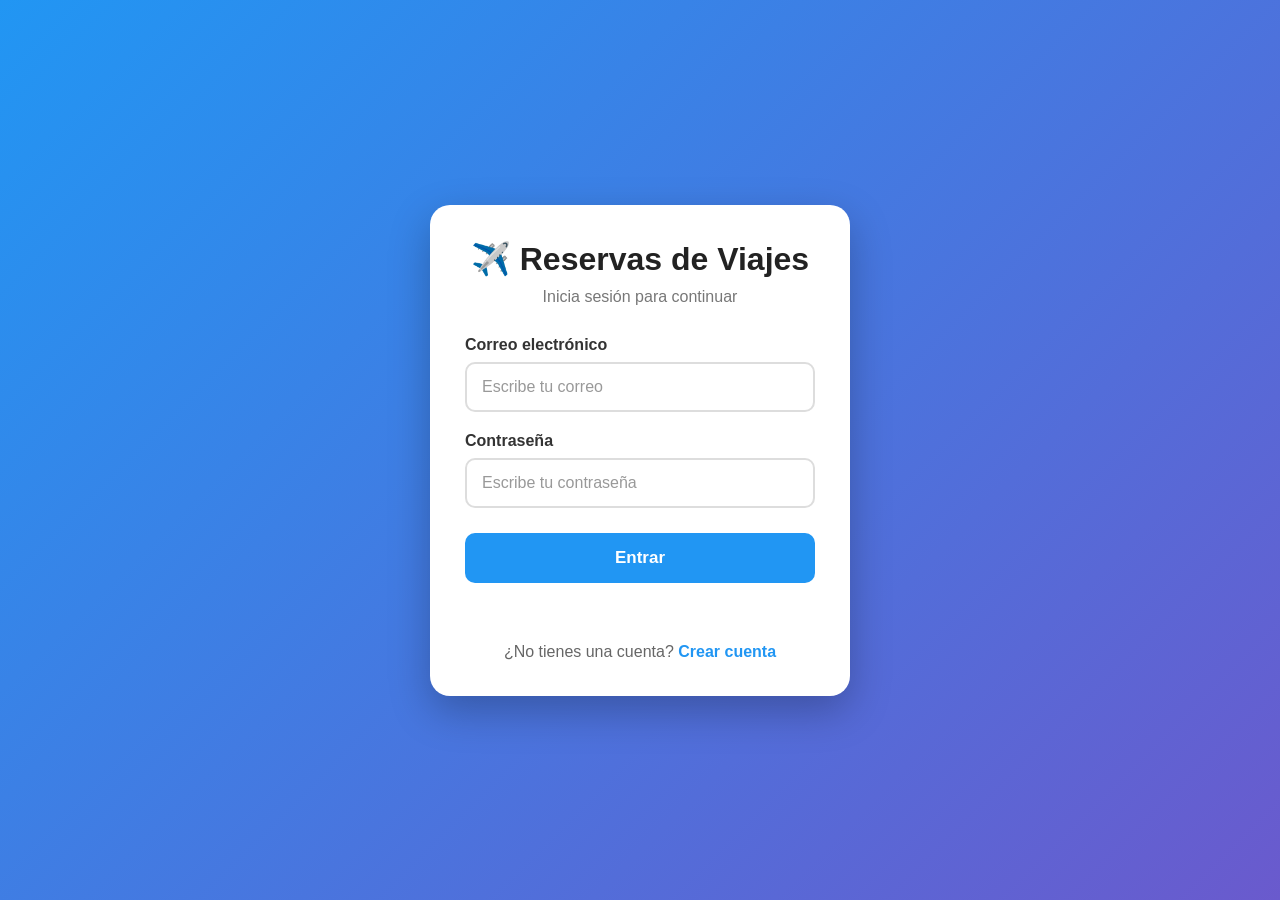
<file: index.html>
<!DOCTYPE html>
<html lang="es">
<head>
    <meta charset="UTF-8">
    <meta name="viewport" content="width=device-width, initial-scale=1.0">

    <title>Reservas de Viajes</title>

    <style>
        * {
            box-sizing: border-box;
            margin: 0;
            padding: 0;
        }

        body {
            min-height: 100vh;
            display: flex;
            justify-content: center;
            align-items: center;
            font-family: Arial, sans-serif;
            background: linear-gradient(135deg, #2196f3, #6a5acd);
        }

        .login-container {
            width: 100%;
            padding: 20px;
        }

        .login-box {
            width: 100%;
            max-width: 420px;
            margin: auto;
            padding: 35px;
            background: white;
            border-radius: 20px;
            box-shadow: 0 15px 40px rgba(0,0,0,0.25);
        }

        h1 {
            text-align: center;
            color: #222;
            margin-bottom: 10px;
        }

        .login-subtitle {
            text-align: center;
            color: #777;
            margin-bottom: 30px;
        }

        .form-group {
            margin-bottom: 20px;
        }

        label {
            display: block;
            margin-bottom: 8px;
            color: #333;
            font-weight: bold;
        }

        input {
            display: block;
            width: 100%;
            height: 50px;
            padding: 0 15px;

            border: 2px solid #ddd;
            border-radius: 10px;

            background: #fff;
            color: #111;

            font-size: 16px;
            outline: none;

            position: relative;
            z-index: 10;
        }

        input:focus {
            border-color: #2196f3;
            box-shadow: 0 0 0 3px rgba(33,150,243,0.15);
        }

        input::placeholder {
            color: #999;
        }

        .btn-primary {
            width: 100%;
            height: 50px;

            border: none;
            border-radius: 10px;

            background: #2196f3;
            color: white;

            font-size: 17px;
            font-weight: bold;

            cursor: pointer;
            margin-top: 5px;
        }

        .btn-primary:hover {
            background: #1976d2;
        }

        .mensaje-login {
            text-align: center;
            color: #e53935;
            margin-top: 15px;
            min-height: 20px;
        }

        .registro-link {
            text-align: center;
            margin-top: 25px;
            color: #666;
        }

        .registro-link a {
            color: #2196f3;
            font-weight: bold;
            text-decoration: none;
        }

        .registro-link a:hover {
            text-decoration: underline;
        }
    </style>
</head>

<body>

    <div class="login-container">

        <div class="login-box">

            <h1>✈️ Reservas de Viajes</h1>

            <p class="login-subtitle">
                Inicia sesión para continuar
            </p>

            <form id="loginForm">

                <div class="form-group">

                    <label for="email">
                        Correo electrónico
                    </label>

                    <input
                        type="email"
                        id="email"
                        name="email"
                        placeholder="Escribe tu correo"
                        autocomplete="email"
                    >

                </div>

                <div class="form-group">

                    <label for="password">
                        Contraseña
                    </label>

                    <input
                        type="password"
                        id="password"
                        name="password"
                        placeholder="Escribe tu contraseña"
                        autocomplete="current-password"
                    >

                </div>

                <button
                    type="submit"
                    class="btn-primary"
                >
                    Entrar
                </button>

            </form>

            <p id="mensajeLogin" class="mensaje-login"></p>

            <div class="registro-link">

                ¿No tienes una cuenta?

                <a href="registro.html">
                    Crear cuenta
                </a>

            </div>

        </div>

    </div>


    <script src="login.js"></script>

</body>
</html>
</file>
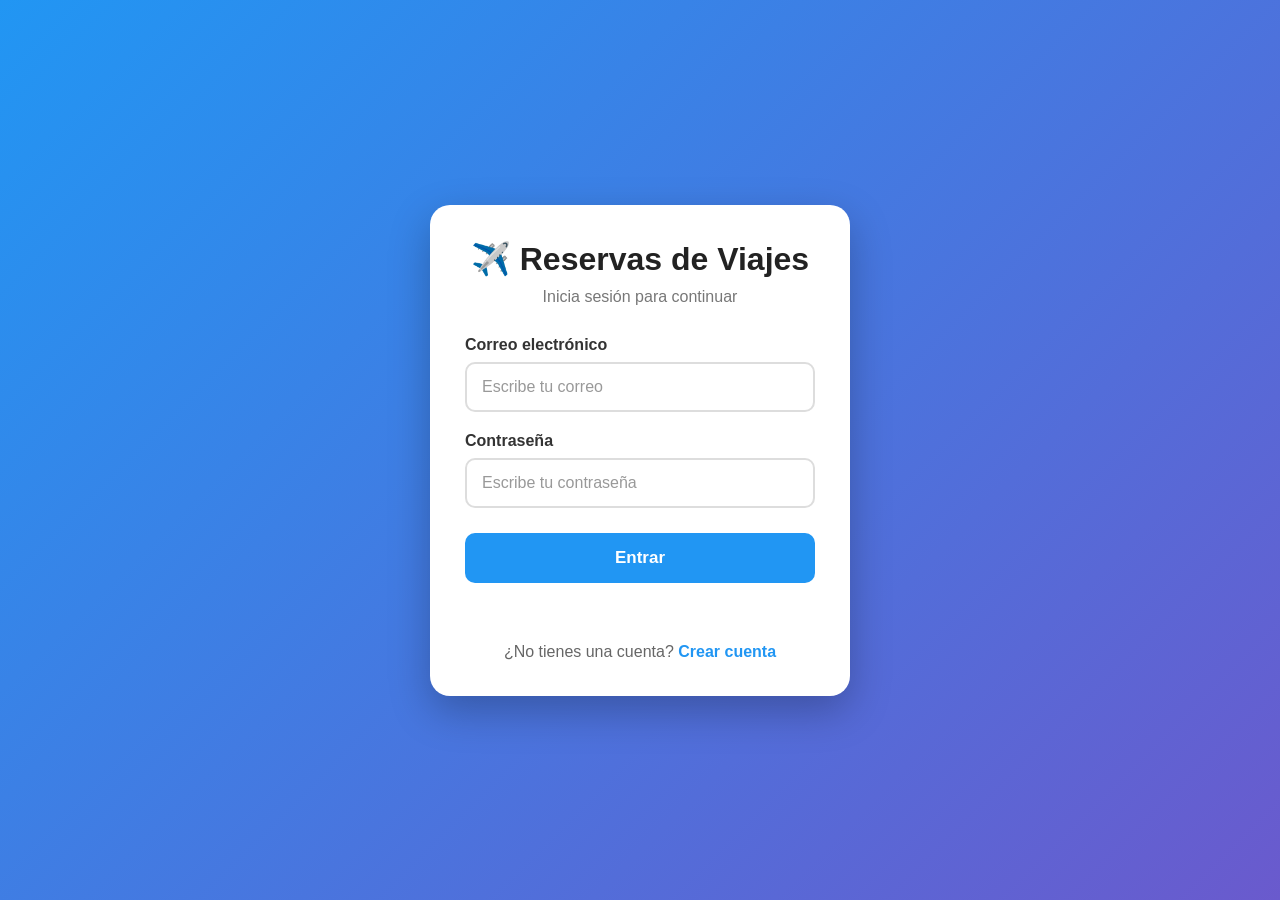
<file: admin.html>
<!DOCTYPE html>
<html lang="es">
<head>
    <meta charset="UTF-8">
    <meta name="viewport" content="width=device-width, initial-scale=1.0">

    <title>Administrador - Reservas</title>

    <link rel="stylesheet" href="styles.css">

    <style>
        * {
            box-sizing: border-box;
            margin: 0;
            padding: 0;
        }

        body {
            font-family: Arial, sans-serif;
            background: #f4f7fb;
            color: #1f2937;
        }

        .admin-header {
            background: linear-gradient(135deg, #0f172a, #1e3a8a);
            color: white;
            padding: 18px 35px;
            display: flex;
            align-items: center;
            justify-content: space-between;
            box-shadow: 0 5px 20px rgba(0,0,0,.15);
            position: sticky;
            top: 0;
            z-index: 1000;
        }

        .admin-logo {
            display: flex;
            align-items: center;
            gap: 12px;
        }

        .admin-logo span {
            font-size: 30px;
        }

        .admin-logo h2 {
            font-size: 21px;
        }

        .admin-logo small {
            display: block;
            color: #cbd5e1;
            margin-top: 3px;
        }

        .admin-nav {
            display: flex;
            gap: 8px;
            align-items: center;
        }

        .admin-nav button {
            border: none;
            background: transparent;
            color: white;
            padding: 11px 14px;
            border-radius: 9px;
            cursor: pointer;
            font-weight: bold;
        }

        .admin-nav button:hover {
            background: rgba(255,255,255,.12);
        }

        .logout {
            background: #ef4444 !important;
        }

        .container {
            width: min(1250px, 94%);
            margin: 30px auto 60px;
        }

        .welcome {
            margin-bottom: 25px;
        }

        .welcome h1 {
            font-size: 30px;
            margin-bottom: 6px;
        }

        .welcome p {
            color: #64748b;
        }

        /* ESTADÍSTICAS SUPERIORES */

        .stats {
            display: grid;
            grid-template-columns: repeat(4, 1fr);
            gap: 18px;
            margin-bottom: 30px;
        }

        .stat-card {
            background: white;
            border-radius: 18px;
            padding: 22px;
            box-shadow: 0 7px 25px rgba(15,23,42,.07);
            border: 1px solid #e8edf5;
            position: relative;
            overflow: hidden;
        }

        .stat-card::after {
            content: "";
            position: absolute;
            width: 80px;
            height: 80px;
            right: -25px;
            top: -25px;
            background: #dbeafe;
            border-radius: 50%;
        }

        .stat-icon {
            font-size: 25px;
            margin-bottom: 12px;
        }

        .stat-card h3 {
            font-size: 30px;
            margin-bottom: 5px;
        }

        .stat-card p {
            color: #64748b;
            font-size: 14px;
        }

        /* VIAJES */

        .section {
            background: white;
            border-radius: 22px;
            padding: 28px;
            margin-bottom: 30px;
            box-shadow: 0 7px 25px rgba(15,23,42,.07);
            border: 1px solid #e8edf5;
        }

        .section-title {
            display: flex;
            justify-content: space-between;
            align-items: center;
            margin-bottom: 22px;
        }

        .section-title h2 {
            font-size: 22px;
        }

        .section-title p {
            color: #64748b;
            font-size: 14px;
            margin-top: 5px;
        }

        .calendar-controls {
            display: flex;
            justify-content: space-between;
            align-items: center;
            margin-bottom: 20px;
        }

        .calendar-controls button {
            width: 42px;
            height: 42px;
            border: none;
            background: #eff6ff;
            color: #1d4ed8;
            border-radius: 10px;
            cursor: pointer;
            font-size: 20px;
            font-weight: bold;
        }

        .calendar-controls button:hover {
            background: #dbeafe;
        }

        #adminCurrentMonth {
            font-size: 21px;
            font-weight: bold;
        }

        .calendar-weekdays,
        .calendar {
            display: grid;
            grid-template-columns: repeat(7, 1fr);
            gap: 9px;
        }

        .calendar-weekdays div {
            text-align: center;
            color: #64748b;
            font-size: 12px;
            font-weight: bold;
            padding: 8px 0;
        }

        .calendar-day {
            min-height: 68px;
            border: 2px solid #e5e7eb;
            background: #f8fafc;
            border-radius: 12px;
            cursor: pointer;
            font-size: 16px;
            font-weight: bold;
            transition: .2s;
            position: relative;
        }

        .calendar-day:hover {
            transform: translateY(-2px);
            border-color: #2563eb;
        }

        .calendar-day.open {
            background: #ecfdf5;
            border-color: #22c55e;
            color: #15803d;
        }

        .calendar-day.closed {
            color: #94a3b8;
        }

        .calendar-day.selected {
            border: 3px solid #2563eb;
            box-shadow: 0 0 0 3px #dbeafe;
        }

        .calendar-day.open::after {
            content: "Disponible";
            display: block;
            font-size: 9px;
            margin-top: 6px;
            color: #16a34a;
        }

        .travel-editor {
            margin-top: 25px;
            padding: 22px;
            border-radius: 17px;
            background: linear-gradient(135deg, #f8fafc, #eff6ff);
            border: 1px solid #dbeafe;
        }

        .selected-date {
            font-size: 14px;
            color: #64748b;
            margin-bottom: 18px;
        }

        .travel-editor-grid {
            display: grid;
            grid-template-columns: 1fr 1fr auto;
            gap: 15px;
            align-items: end;
        }

        .field label {
            display: block;
            font-size: 13px;
            font-weight: bold;
            margin-bottom: 7px;
            color: #475569;
        }

        .field input {
            width: 100%;
            padding: 13px;
            border: 1px solid #cbd5e1;
            border-radius: 10px;
            outline: none;
            font-size: 15px;
            background: white;

            /* ÚNICO CAMBIO */
            color: #000000;
        }

        .field input:focus {
            border-color: #2563eb;
            box-shadow: 0 0 0 3px #dbeafe;
        }

        .buttons {
            display: flex;
            gap: 9px;
        }

        .btn {
            border: none;
            padding: 13px 18px;
            border-radius: 10px;
            cursor: pointer;
            font-weight: bold;
        }

        .btn-primary {
            background: #2563eb;
            color: white;
        }

        .btn-primary:hover {
            background: #1d4ed8;
        }

        .btn-success {
            background: #16a34a;
            color: white;
        }

        .btn-danger {
            background: #ef4444;
            color: white;
        }

        .btn-warning {
            background: #f59e0b;
            color: white;
        }

        /* ESTADÍSTICAS DE VIAJES */

        .travel-statistics {
            margin-top: 30px;
        }

        .travel-statistics h2 {
            margin-bottom: 6px;
        }

        .travel-statistics > p {
            color: #64748b;
            margin-bottom: 20px;
        }

        .travel-stats-grid {
            display: grid;
            grid-template-columns: repeat(4, 1fr);
            gap: 16px;
        }

        .travel-stat {
            padding: 22px;
            border-radius: 16px;
            background: linear-gradient(135deg, #f8fafc, #eef2ff);
            border: 1px solid #e2e8f0;
        }

        .travel-stat .icon {
            font-size: 25px;
            margin-bottom: 10px;
        }

        .travel-stat strong {
            display: block;
            font-size: 27px;
            margin-bottom: 5px;
        }

        .travel-stat span {
            color: #64748b;
            font-size: 13px;
        }

        /* TABLAS */

        .table-container {
            overflow-x: auto;
        }

        table {
            width: 100%;
            border-collapse: collapse;
        }

        th {
            background: #f8fafc;
            text-align: left;
            padding: 14px;
            color: #64748b;
            font-size: 13px;
        }

        td {
            padding: 15px 14px;
            border-top: 1px solid #edf2f7;
            font-size: 14px;
        }

        tr:hover td {
            background: #fafcff;
        }

        .status {
            display: inline-block;
            padding: 6px 10px;
            border-radius: 20px;
            font-size: 12px;
            font-weight: bold;
        }

        .status.paid {
            background: #dcfce7;
            color: #15803d;
        }

        .status.pending {
            background: #fef3c7;
            color: #b45309;
        }

        .status.cancelled {
            background: #fee2e2;
            color: #b91c1c;
        }

        .filters {
            display: flex;
            gap: 10px;
            margin-bottom: 18px;
        }

        .filters input,
        .filters select {
            padding: 12px;
            border: 1px solid #cbd5e1;
            border-radius: 9px;
            outline: none;
        }

        @media (max-width: 900px) {
            .stats,
            .travel-stats-grid {
                grid-template-columns: repeat(2, 1fr);
            }

            .travel-editor-grid {
                grid-template-columns: 1fr;
            }

            .admin-nav {
                display: none;
            }
        }

        @media (max-width: 600px) {
            .stats,
            .travel-stats-grid {
                grid-template-columns: 1fr;
            }

            .container {
                width: 94%;
            }

            .section {
                padding: 18px;
            }

            .calendar {
                gap: 5px;
            }

            .calendar-day {
                min-height: 50px;
            }

            .calendar-day.open::after {
                display: none;
            }
        }
    </style>
</head>

<body>

<header class="admin-header">

    <div class="admin-logo">
        <span>✈️</span>

        <div>
            <h2>Panel Administrador</h2>
            <small>Gestión de reservas y viajes</small>
        </div>
    </div>

    <nav class="admin-nav">
        <button onclick="location.href='#viajes'">📅 Viajes</button>
        <button onclick="location.href='#reservas'">🎫 Reservas</button>
        <button onclick="location.href='#usuarios'">👥 Usuarios</button>
        <button class="logout" id="adminLogoutBtn">Cerrar sesión</button>
    </nav>

</header>


<main class="container">

    <div class="welcome">
        <h1>Panel de control</h1>
        <p>Administra destinos, precios, fechas y reservas.</p>
    </div>


    <!-- ESTADÍSTICAS GENERALES -->

    <section class="stats">

        <div class="stat-card">
            <div class="stat-icon">👥</div>
            <h3 id="totalUsers">0</h3>
            <p>Usuarios registrados</p>
        </div>

        <div class="stat-card">
            <div class="stat-icon">🎫</div>
            <h3 id="totalReservations">0</h3>
            <p>Reservas realizadas</p>
        </div>

        <div class="stat-card">
            <div class="stat-icon">💳</div>
            <h3 id="paidReservations">0</h3>
            <p>Reservas pagadas</p>
        </div>

        <div class="stat-card">
            <div class="stat-icon">📅</div>
            <h3 id="availableDates">0</h3>
            <p>Viajes disponibles</p>
        </div>

    </section>


    <!-- GESTIÓN DE VIAJES -->

    <section class="section" id="viajes">

        <div class="section-title">

            <div>
                <h2>📍 Gestión de viajes</h2>
                <p>
                    Selecciona una fecha para configurar el destino y precio.
                </p>
            </div>

        </div>


        <div class="calendar-controls">

            <button id="adminPreviousMonth">‹</button>

            <span id="adminCurrentMonth">
                Mes
            </span>

            <button id="adminNextMonth">›</button>

        </div>


        <div class="calendar-weekdays">

            <div>LUN</div>
            <div>MAR</div>
            <div>MIÉ</div>
            <div>JUE</div>
            <div>VIE</div>
            <div>SÁB</div>
            <div>DOM</div>

        </div>


        <div id="adminCalendar" class="calendar"></div>


        <!-- EDITOR -->

        <div class="travel-editor">

            <div class="selected-date">
                Fecha seleccionada:
                <strong id="selectedDateText">
                    Ninguna
                </strong>
            </div>


            <div class="travel-editor-grid">

                <div class="field">

                    <label for="adminDestination">
                        📍 Destino
                    </label>

                    <input
                        type="text"
                        id="adminDestination"
                        placeholder="Ej: Cartagena"
                    >

                </div>


                <div class="field">

                    <label for="adminPrice">
                        💰 Precio por persona
                    </label>

                    <input
                        type="number"
                        id="adminPrice"
                        min="0"
                        step="1000"
                        placeholder="Ej: 250000"
                    >

                </div>


                <div class="buttons">

                    <button
                        class="btn btn-primary"
                        id="openDateBtn"
                    >
                        💾 Guardar viaje
                    </button>

                    <button
                        class="btn btn-danger"
                        id="closeDateBtn"
                    >
                        🔒 Cerrar
                    </button>

                </div>

            </div>

        </div>


        <!-- ESTADÍSTICAS DE VIAJES -->

        <div class="travel-statistics">

            <h2>📊 Estadísticas de viajes</h2>

            <p>
                Resumen de los viajes configurados por el administrador.
            </p>


            <div class="travel-stats-grid">

                <div class="travel-stat">
                    <div class="icon">✈️</div>
                    <strong id="statTravelCount">0</strong>
                    <span>Viajes disponibles</span>
                </div>

                <div class="travel-stat">
                    <div class="icon">👤</div>
                    <strong id="statPeopleCount">0</strong>
                    <span>Personas reservadas</span>
                </div>

                <div class="travel-stat">
                    <div class="icon">🎫</div>
                    <strong id="statReservationCount">0</strong>
                    <span>Reservas de viajes</span>
                </div>

                <div class="travel-stat">
                    <div class="icon">💰</div>
                    <strong id="statIncome">$0</strong>
                    <span>Ingresos registrados</span>
                </div>

            </div>

        </div>

    </section>


    <!-- RESERVAS -->

    <section class="section" id="reservas">

        <div class="section-title">

            <div>
                <h2>🎫 Reservas</h2>
                <p>Consulta y administra las reservas de los usuarios.</p>
            </div>

        </div>


        <div class="filters">

            <input
                type="text"
                id="searchReservations"
                placeholder="Buscar usuario o correo..."
            >

            <select id="reservationStatusFilter">

                <option value="all">
                    Todas
                </option>

                <option value="paid">
                    Pagadas
                </option>

                <option value="pending">
                    Pendientes
                </option>

                <option value="cancelled">
                    Canceladas
                </option>

            </select>

        </div>


        <div class="table-container">

            <table>

                <thead>

                    <tr>
                        <th>Usuario</th>
                        <th>Destino</th>
                        <th>Fecha</th>
                        <th>Personas</th>
                        <th>Pago</th>
                        <th>Acciones</th>
                    </tr>

                </thead>

                <tbody id="reservationsTable"></tbody>

            </table>

        </div>

    </section>


    <!-- USUARIOS -->

    <section class="section" id="usuarios">

        <div class="section-title">

            <div>
                <h2>👥 Usuarios registrados</h2>
                <p>Personas que tienen una cuenta en la plataforma.</p>
            </div>

        </div>


        <div class="table-container">

            <table>

                <thead>

                    <tr>
                        <th>Nombre</th>
                        <th>Correo</th>
                        <th>Teléfono</th>
                        <th>Reservas</th>
                    </tr>

                </thead>

                <tbody id="usersTable"></tbody>

            </table>

        </div>

    </section>

</main>


<script src="admin.js"></script>

</body>
</html>
</file>
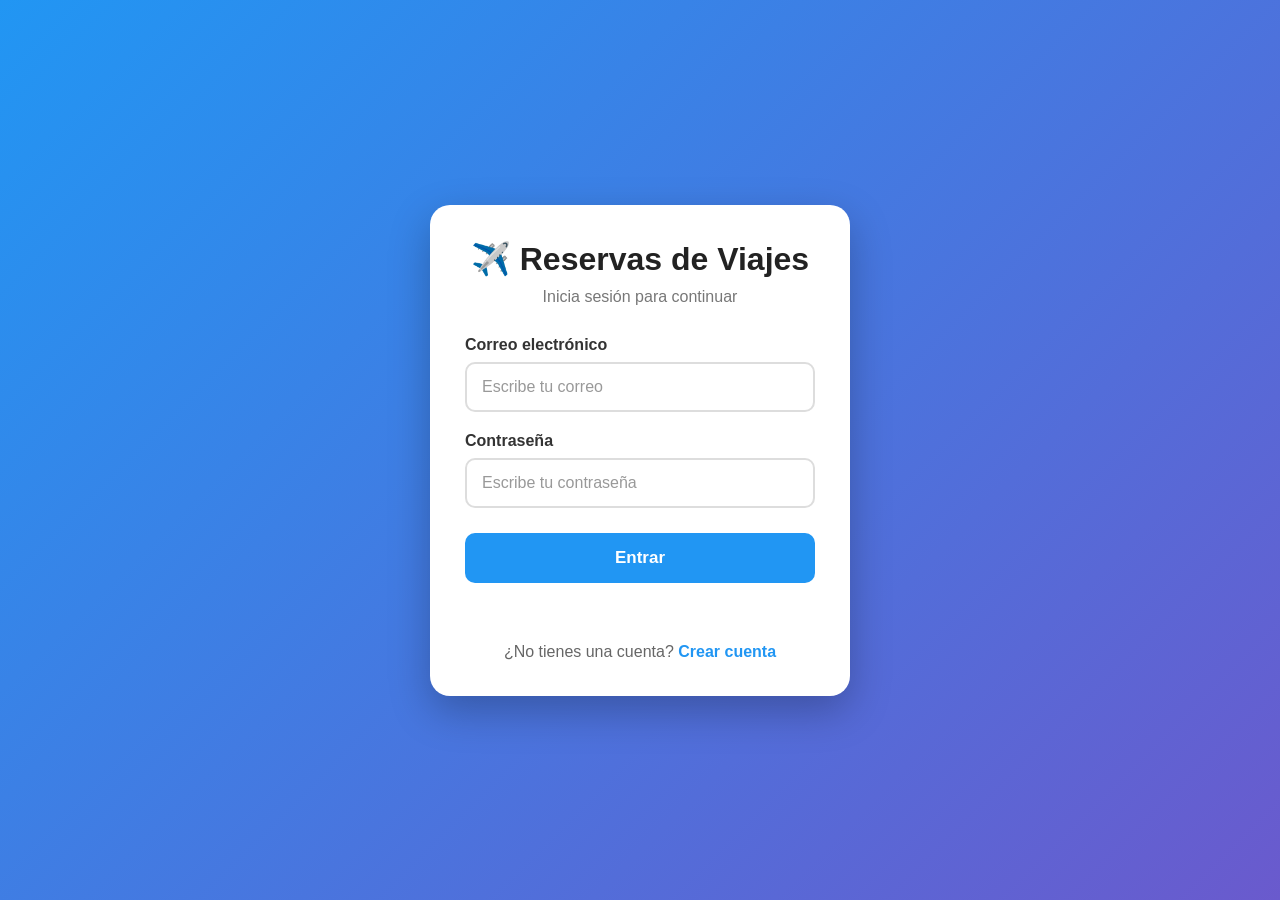
<file: perfil.html>
<!DOCTYPE html>
<html lang="es">
<head>
    <meta charset="UTF-8">
    <meta name="viewport" content="width=device-width, initial-scale=1.0">

    <title>Mi Perfil - Reservas</title>

    <style>
        * {
            box-sizing: border-box;
            margin: 0;
            padding: 0;
        }

        body {
            font-family: Arial, sans-serif;
            background: #f4f7fb;
            color: #222;
        }

        /* HEADER */

        .header {
            height: 70px;
            background: white;

            display: flex;
            align-items: center;
            justify-content: space-between;

            padding: 0 25px;

            box-shadow: 0 2px 10px rgba(0,0,0,.08);

            position: relative;
            z-index: 1000;
        }

        .logo {
            color: #2196f3;
            font-size: 22px;
            font-weight: bold;
        }

        .menu-btn {
            width: 45px;
            height: 45px;

            border: none;
            border-radius: 10px;

            background: #2196f3;
            color: white;

            font-size: 25px;

            cursor: pointer;
        }

        .menu-btn:hover {
            background: #1976d2;
        }


        /* MENU */

        .menu {
            position: absolute;

            top: 70px;
            right: 20px;

            width: 230px;

            background: white;

            border-radius: 12px;

            box-shadow: 0 10px 30px rgba(0,0,0,.18);

            padding: 10px;

            display: none;
        }

        .menu.active {
            display: block;
        }

        .menu a,
        .menu button {
            display: block;

            width: 100%;

            padding: 14px;

            border: none;
            background: transparent;

            text-align: left;

            text-decoration: none;

            color: #333;

            font-size: 15px;

            border-radius: 8px;

            cursor: pointer;
        }

        .menu a:hover,
        .menu button:hover {
            background: #f0f5ff;
            color: #2196f3;
        }

        .menu .cerrar {
            color: #e53935;
        }


        /* CONTENIDO */

        .contenido {
            max-width: 900px;

            margin: 40px auto;

            padding: 20px;
        }

        .titulo {
            text-align: center;

            margin-bottom: 30px;
        }

        .titulo h1 {
            margin-bottom: 10px;
        }

        .titulo p {
            color: #777;
        }


        /* TARJETA PERFIL */

        .perfil-card {
            background: white;

            border-radius: 20px;

            padding: 35px;

            box-shadow: 0 5px 25px rgba(0,0,0,.08);
        }

        .avatar {
            width: 100px;
            height: 100px;

            margin: 0 auto 20px;

            border-radius: 50%;

            background: #2196f3;

            color: white;

            display: flex;
            justify-content: center;
            align-items: center;

            font-size: 45px;
        }

        .nombre {
            text-align: center;

            font-size: 25px;
            font-weight: bold;

            margin-bottom: 30px;
        }


        /* DATOS */

        .dato {
            padding: 18px 0;

            border-bottom: 1px solid #eee;
        }

        .dato:last-child {
            border-bottom: none;
        }

        .dato-titulo {
            color: #777;

            font-size: 14px;

            margin-bottom: 6px;
        }

        .dato-valor {
            font-size: 17px;

            font-weight: bold;
        }


        /* BOTÓN */

        .volver {
            display: block;

            width: 100%;

            margin-top: 25px;

            padding: 15px;

            text-align: center;

            border-radius: 10px;

            background: #2196f3;

            color: white;

            text-decoration: none;

            font-weight: bold;
        }

        .volver:hover {
            background: #1976d2;
        }


        @media (max-width: 600px) {

            .contenido {
                margin: 20px auto;
                padding: 15px;
            }

            .perfil-card {
                padding: 25px;
            }

        }
    </style>
</head>

<body>

    <!-- HEADER -->

    <header class="header">

        <div class="logo">
            ✈️ Reservas
        </div>

        <button
            class="menu-btn"
            id="menuBtn"
            type="button"
        >
            ☰
        </button>

        <!-- MENU -->

        <nav
            class="menu"
            id="menu"
        >

            <a href="usuario.html">
                🏠 Inicio
            </a>

            <a href="usuario.html#reservar">
                📅 Reservar viaje
            </a>

            <a href="usuario.html#reservas">
                🎫 Mis reservas
            </a>

            <a href="perfil.html">
                👤 Mi perfil
            </a>

            <button
                class="cerrar"
                id="cerrarSesion"
                type="button"
            >
                🚪 Cerrar sesión
            </button>

        </nav>

    </header>


    <!-- CONTENIDO -->

    <main class="contenido">

        <div class="titulo">

            <h1>
                👤 Mi perfil
            </h1>

            <p>
                Información de tu cuenta
            </p>

        </div>


        <section class="perfil-card">

            <div class="avatar">
                👤
            </div>

            <div
                class="nombre"
                id="nombreUsuario"
            >
                Usuario
            </div>


            <div class="dato">

                <div class="dato-titulo">
                    Nombre completo
                </div>

                <div
                    class="dato-valor"
                    id="perfilNombre"
                >
                    -
                </div>

            </div>


            <div class="dato">

                <div class="dato-titulo">
                    Correo electrónico
                </div>

                <div
                    class="dato-valor"
                    id="perfilEmail"
                >
                    -
                </div>

            </div>


            <div class="dato">

                <div class="dato-titulo">
                    Número de teléfono
                </div>

                <div
                    class="dato-valor"
                    id="perfilTelefono"
                >
                    -
                </div>

            </div>


            <div class="dato">

                <div class="dato-titulo">
                    Tipo de cuenta
                </div>

                <div
                    class="dato-valor"
                    id="perfilTipo"
                >
                    Usuario
                </div>

            </div>


            <a
                href="usuario.html"
                class="volver"
            >
                ← Volver a mi página
            </a>

        </section>

    </main>


    <script>

        // ==========================
        // COMPROBAR SESIÓN
        // ==========================

        const usuario =
            JSON.parse(
                localStorage.getItem("currentUser")
            );


        if (!usuario) {

            window.location.href =
                "index.html";

        }


        // ==========================
        // MOSTRAR INFORMACIÓN
        // ==========================

        if (usuario) {

            document.getElementById(
                "nombreUsuario"
            ).textContent =
                usuario.nombre;

            document.getElementById(
                "perfilNombre"
            ).textContent =
                usuario.nombre;

            document.getElementById(
                "perfilEmail"
            ).textContent =
                usuario.email;

            document.getElementById(
                "perfilTelefono"
            ).textContent =
                usuario.telefono;

            document.getElementById(
                "perfilTipo"
            ).textContent =
                usuario.role === "admin"
                    ? "Administrador"
                    : "Usuario";

        }


        // ==========================
        // MENÚ
        // ==========================

        const menuBtn =
            document.getElementById("menuBtn");

        const menu =
            document.getElementById("menu");


        menuBtn.addEventListener(
            "click",
            function () {

                menu.classList.toggle("active");

            }
        );


        // Cerrar al tocar fuera

        document.addEventListener(
            "click",
            function(event) {

                if (
                    !menu.contains(event.target) &&
                    !menuBtn.contains(event.target)
                ) {

                    menu.classList.remove("active");

                }

            }
        );


        // ==========================
        // CERRAR SESIÓN
        // ==========================

        document
            .getElementById("cerrarSesion")
            .addEventListener(
                "click",
                function () {

                    localStorage.removeItem(
                        "currentUser"
                    );

                    window.location.href =
                        "index.html";

                }
            );

    </script>

</body>
</html>
</file>
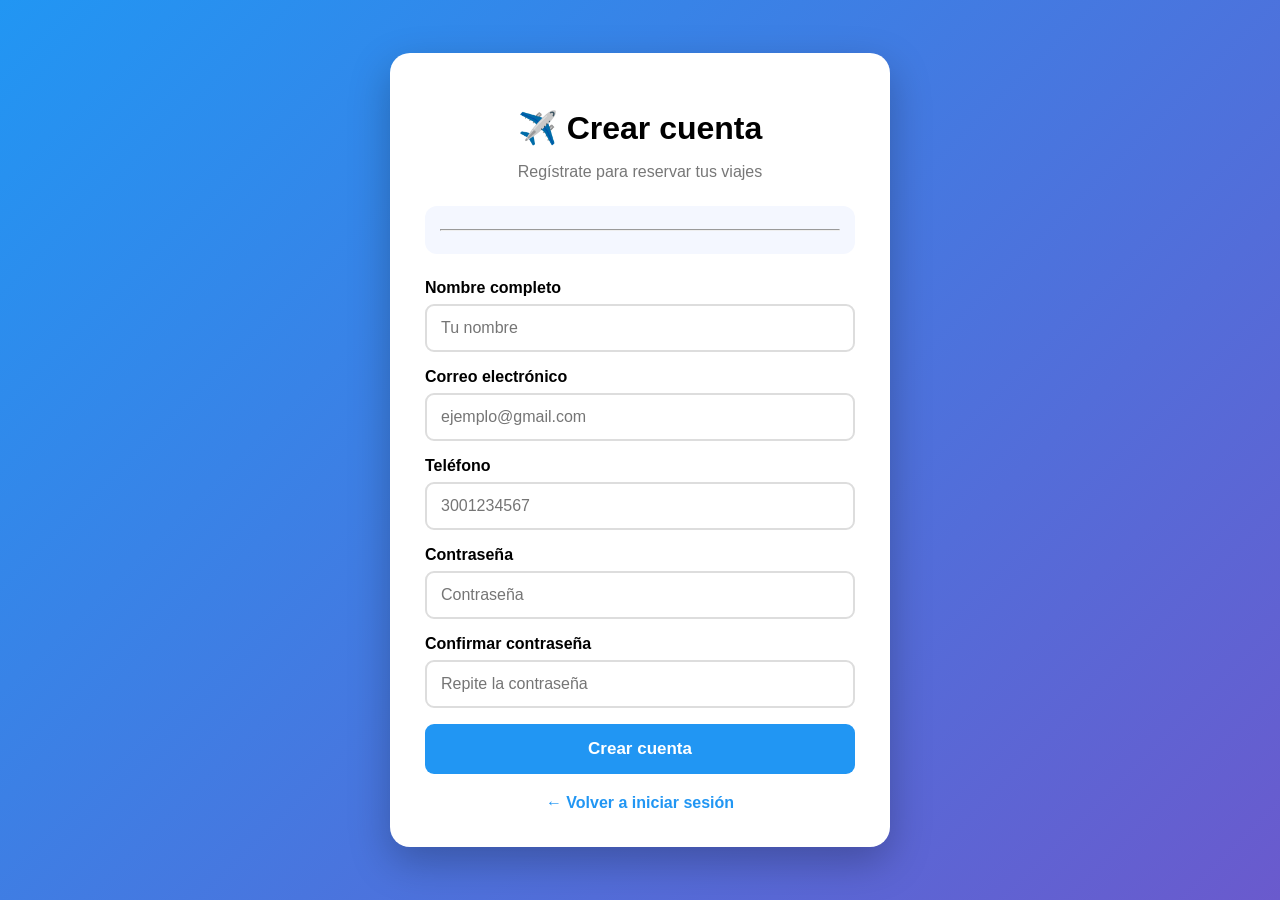
<file: registro.html>
<!DOCTYPE html>
<html lang="es">
<head>
    <meta charset="UTF-8">
    <meta name="viewport" content="width=device-width, initial-scale=1.0">
    <title>Crear cuenta</title>

    <style>
        * {
            box-sizing: border-box;
        }

        body {
            margin: 0;
            min-height: 100vh;
            font-family: Arial, sans-serif;
            background: linear-gradient(135deg, #2196f3, #6a5acd);
            display: flex;
            justify-content: center;
            align-items: center;
            padding: 20px;
        }

        .box {
            width: 100%;
            max-width: 500px;
            background: white;
            padding: 35px;
            border-radius: 20px;
            box-shadow: 0 15px 40px rgba(0,0,0,.25);
        }

        h1 {
            text-align: center;
            margin-bottom: 10px;
        }

        .subtitulo {
            text-align: center;
            color: #777;
            margin-bottom: 25px;
        }

        .campo {
            margin-bottom: 16px;
        }

        label {
            display: block;
            margin-bottom: 7px;
            font-weight: bold;
        }

        input {
            width: 100%;
            height: 48px;
            padding: 0 14px;
            border: 2px solid #ddd;
            border-radius: 9px;
            font-size: 16px;
            color: #111;
            background: white;
            outline: none;
        }

        input:focus {
            border-color: #2196f3;
        }

        button {
            width: 100%;
            height: 50px;
            border: 0;
            border-radius: 9px;
            background: #2196f3;
            color: white;
            font-size: 17px;
            font-weight: bold;
            cursor: pointer;
        }

        button:hover {
            background: #1976d2;
        }

        #mensaje {
            text-align: center;
            margin-top: 15px;
            font-weight: bold;
        }

        .volver {
            text-align: center;
            margin-top: 20px;
        }

        .volver a {
            color: #2196f3;
            text-decoration: none;
            font-weight: bold;
        }

        .cuentas {
            background: #f4f7ff;
            padding: 15px;
            border-radius: 12px;
            margin-bottom: 25px;
        }

        .cuentas p {
            margin: 7px 0;
        }
    </style>
</head>

<body>

<div class="box">

    <h1>✈️ Crear cuenta</h1>

    <p class="subtitulo">
        Regístrate para reservar tus viajes
    </p>

    <div class="cuentas">

  

        <hr>

    

    </div>

    <form id="registroForm">

        <div class="campo">
            <label for="nombre">Nombre completo</label>
            <input
                type="text"
                id="nombre"
                placeholder="Tu nombre"
                required
            >
        </div>

        <div class="campo">
            <label for="email">Correo electrónico</label>
            <input
                type="email"
                id="email"
                placeholder="ejemplo@gmail.com"
                required
            >
        </div>

        <div class="campo">
            <label for="telefono">Teléfono</label>
            <input
                type="tel"
                id="telefono"
                placeholder="3001234567"
                required
            >
        </div>

        <div class="campo">
            <label for="password">Contraseña</label>
            <input
                type="password"
                id="password"
                placeholder="Contraseña"
                required
            >
        </div>

        <div class="campo">
            <label for="confirmarPassword">
                Confirmar contraseña
            </label>

            <input
                type="password"
                id="confirmarPassword"
                placeholder="Repite la contraseña"
                required
            >
        </div>

        <button type="submit">
            Crear cuenta
        </button>

    </form>

    <p id="mensaje"></p>

    <div class="volver">
        <a href="index.html">
            ← Volver a iniciar sesión
        </a>
    </div>

</div>

<script src="login.js"></script>

</body>
</html>
</file>
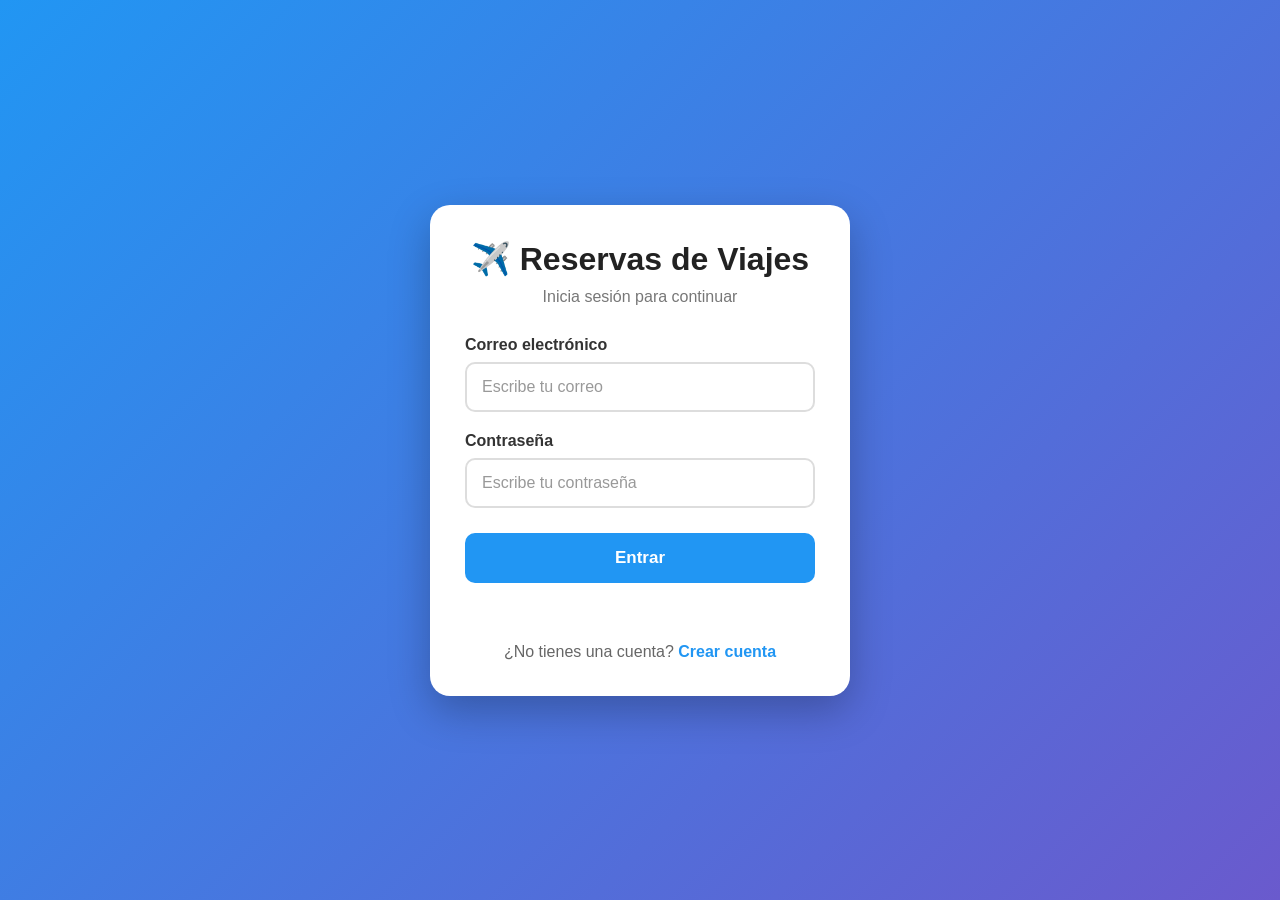
<file: usuario.html>
<!DOCTYPE html>
<html lang="es">

<head>

    <meta charset="UTF-8">

    <meta
        name="viewport"
        content="width=device-width, initial-scale=1.0"
    >

    <title>Reservar viaje</title>

    <style>

        * {
            box-sizing: border-box;
            margin: 0;
            padding: 0;
        }


        body {

            font-family: Arial, sans-serif;

            background: #f4f7fb;

            color: #222;

        }


        /* ================================
           HEADER
           ================================ */

        .header {

            height: 70px;

            background: white;

            display: flex;

            align-items: center;

            justify-content: space-between;

            padding: 0 25px;

            box-shadow:
                0 2px 10px rgba(0,0,0,.08);

            position: sticky;

            top: 0;

            z-index: 1000;

        }


        .logo {

            color: #2196f3;

            font-size: 22px;

            font-weight: bold;

        }


        .menu-btn {

            width: 45px;

            height: 45px;

            border: none;

            border-radius: 10px;

            background: #2196f3;

            color: white;

            font-size: 25px;

            cursor: pointer;

        }


        .menu-btn:hover {

            background: #1976d2;

        }


        .menu {

            position: absolute;

            top: 70px;

            right: 20px;

            width: 230px;

            background: white;

            border-radius: 12px;

            box-shadow:
                0 10px 30px rgba(0,0,0,.18);

            padding: 10px;

            display: none;

        }


        .menu.active {

            display: block;

        }


        .menu a,
        .menu button {

            display: block;

            width: 100%;

            padding: 14px;

            border: none;

            background: transparent;

            text-align: left;

            text-decoration: none;

            color: #333;

            font-size: 15px;

            border-radius: 8px;

            cursor: pointer;

        }


        .menu a:hover,
        .menu button:hover {

            background: #f0f5ff;

            color: #2196f3;

        }


        .menu .cerrar {

            color: #e53935;

        }


        /* ================================
           CONTENEDOR
           ================================ */

        .contenido {

            max-width: 1100px;

            margin: 35px auto;

            padding: 20px;

        }


        .bienvenida {

            text-align: center;

            margin-bottom: 30px;

        }


        .bienvenida h1 {

            margin-bottom: 10px;

        }


        .bienvenida p {

            color: #777;

        }


        /* ================================
           TARJETAS
           ================================ */

        .card {

            background: white;

            border-radius: 18px;

            padding: 25px;

            margin-bottom: 30px;

            box-shadow:
                0 5px 25px rgba(0,0,0,.08);

        }


        .card h2 {

            margin-bottom: 20px;

        }


        /* ================================
           CALENDARIO
           ================================ */

        .calendar-header {

            display: flex;

            justify-content: space-between;

            align-items: center;

            margin-bottom: 20px;

        }


        .calendar-header button {

            border: none;

            background: #2196f3;

            color: white;

            width: 40px;

            height: 40px;

            border-radius: 8px;

            cursor: pointer;

            font-size: 20px;

        }


        .calendar-header button:hover {

            background: #1976d2;

        }


        .calendar-header h3 {

            font-size: 21px;

        }


        .weekdays {

            display: grid;

            grid-template-columns:
                repeat(7, 1fr);

            gap: 8px;

            margin-bottom: 8px;

            text-align: center;

            font-weight: bold;

            color: #777;

        }


        .calendar {

            display: grid;

            grid-template-columns:
                repeat(7, 1fr);

            gap: 8px;

        }


        .calendar-day {

            min-height: 55px;

            border: none;

            border-radius: 10px;

            cursor: pointer;

            font-size: 15px;

            transition: .2s;

        }


        .calendar-day.available {

            background: #dff5e4;

            color: #16803c;

            font-weight: bold;

        }


        .calendar-day.available:hover {

            transform: translateY(-2px);

            background: #c9eed3;

        }


        .calendar-day.unavailable {

            background: #f0f0f0;

            color: #aaa;

            cursor: default;

        }


        .calendar-day.selected {

            outline: 3px solid #2196f3;

            background: #2196f3;

            color: white;

        }


        .calendar-day.empty {

            background: transparent;

            cursor: default;

        }


        /* ================================
           INFORMACIÓN DEL VIAJE
           ================================ */

        .travel-info {

            display: grid;

            grid-template-columns:
                repeat(2, 1fr);

            gap: 20px;

            margin-bottom: 25px;

        }


        .info-box {

            background: #f5f8fc;

            border-radius: 12px;

            padding: 18px;

        }


        .info-label {

            color: #777;

            font-size: 14px;

            margin-bottom: 7px;

        }


        .info-value {

            font-size: 20px;

            font-weight: bold;

        }


        .price {

            color: #16803c;

        }


        /* ================================
           FORMULARIO
           ================================ */

        .form-group {

            margin-bottom: 18px;

        }


        .form-group label {

            display: block;

            margin-bottom: 8px;

            font-weight: bold;

        }


        .form-group input {

            width: 100%;

            padding: 13px;

            border: 1px solid #ddd;

            border-radius: 10px;

            font-size: 16px;

        }


        /*
         * IMPORTANTE:
         * NO EXISTE INPUT PARA PRECIO.
         * EL PRECIO VIENE DEL ADMINISTRADOR.
         */


        .total-box {

            margin-top: 20px;

            padding: 20px;

            background: #eef7ff;

            border-radius: 12px;

            text-align: center;

        }


        .total-box span {

            display: block;

            color: #777;

            margin-bottom: 8px;

        }


        .total-box strong {

            font-size: 28px;

            color: #2196f3;

        }


        .btn-reservar {

            width: 100%;

            padding: 15px;

            margin-top: 20px;

            border: none;

            border-radius: 10px;

            background: #2196f3;

            color: white;

            font-size: 17px;

            font-weight: bold;

            cursor: pointer;

        }


        .btn-reservar:hover {

            background: #1976d2;

        }


        .btn-reservar:disabled {

            background: #aaa;

            cursor: not-allowed;

        }


        /* ================================
           MIS RESERVAS
           ================================ */

        .reserva {

            background: #f7f9fc;

            border-radius: 12px;

            padding: 18px;

            margin-bottom: 15px;

            border-left: 5px solid #2196f3;

        }


        .reserva h3 {

            margin-bottom: 10px;

        }


        .reserva p {

            margin: 6px 0;

            color: #555;

        }


        .estado {

            display: inline-block;

            padding: 6px 10px;

            border-radius: 20px;

            background: #fff3cd;

            color: #856404;

            font-size: 13px;

            font-weight: bold;

        }


        .estado.pagado {

            background: #d4edda;

            color: #155724;

        }


        .estado.cancelado {

            background: #f8d7da;

            color: #721c24;

        }


        .mensaje {

            margin-top: 15px;

            text-align: center;

            font-weight: bold;

        }


        @media (max-width: 700px) {

            .travel-info {

                grid-template-columns: 1fr;

            }


            .calendar {

                gap: 4px;

            }


            .calendar-day {

                min-height: 45px;

            }


            .weekdays {

                font-size: 12px;

            }

        }

    </style>

</head>


<body>


    <!-- ================================
         HEADER
         ================================ -->

    <header class="header">

        <div class="logo">
            ✈️ Reservas
        </div>


        <button
            class="menu-btn"
            id="menuBtn"
            type="button"
        >
            ☰
        </button>


        <nav
            class="menu"
            id="menu"
        >

            <a href="usuario.html">
                🏠 Inicio
            </a>


            <a href="#reservar">
                📅 Reservar viaje
            </a>


            <a href="#reservas">
                🎫 Mis reservas
            </a>


            <a href="perfil.html">
                👤 Mi perfil
            </a>


            <button
                class="cerrar"
                id="cerrarSesion"
                type="button"
            >
                🚪 Cerrar sesión
            </button>

        </nav>

    </header>



    <main class="contenido">


        <!-- ================================
             BIENVENIDA
             ================================ -->

        <section class="bienvenida">

            <h1>
                ¡Bienvenido, <span id="nombreUsuario">
                    Usuario
                </span>!
            </h1>

            <p>
                Selecciona una fecha disponible
                para reservar tu viaje.
            </p>

        </section>



        <!-- ================================
             CALENDARIO
             ================================ -->

        <section class="card">

            <h2>
                📅 Fechas disponibles
            </h2>


            <div class="calendar-header">

                <button
                    id="previousMonth"
                    type="button"
                >
                    ‹
                </button>


                <h3 id="currentMonth">
                    Mes
                </h3>


                <button
                    id="nextMonth"
                    type="button"
                >
                    ›
                </button>

            </div>


            <div class="weekdays">

                <div>Lun</div>
                <div>Mar</div>
                <div>Mié</div>
                <div>Jue</div>
                <div>Vie</div>
                <div>Sáb</div>
                <div>Dom</div>

            </div>


            <div
                class="calendar"
                id="calendar"
            ></div>

        </section>



        <!-- ================================
             RESERVAR
             ================================ -->

        <section
            class="card"
            id="reservar"
        >

            <h2>
                🎫 Reservar viaje
            </h2>


            <div class="travel-info">


                <!-- DESTINO -->

                <div class="info-box">

                    <div class="info-label">
                        📍 Destino
                    </div>

                    <div
                        class="info-value"
                        id="destino"
                    >
                        Selecciona una fecha
                    </div>

                </div>


                <!-- PRECIO -->

                <div class="info-box">

                    <div class="info-label">
                        💰 Precio por persona
                    </div>

                    <div
                        class="info-value price"
                        id="precioPersona"
                    >
                        Selecciona una fecha
                    </div>

                </div>

            </div>



            <!-- FECHA -->

            <div class="form-group">

                <label>
                    📅 Fecha seleccionada
                </label>

                <input
                    type="text"
                    id="fechaSeleccionada"
                    readonly
                    placeholder="Selecciona una fecha"
                >

            </div>



            <!-- PERSONAS -->

            <div class="form-group">

                <label for="cantidadPersonas">
                    👥 Número de personas
                </label>

                <input
                    type="number"
                    id="cantidadPersonas"
                    min="1"
                    value="1"
                    placeholder="Cantidad de personas"
                >

            </div>


            <!-- TOTAL -->

            <div class="total-box">

                <span>
                    Total del viaje
                </span>

                <strong id="total">
                    $0
                </strong>

            </div>


            <button
                class="btn-reservar"
                id="btnReservar"
                type="button"
                disabled
            >
                Confirmar reserva
            </button>


            <div
                class="mensaje"
                id="mensaje"
            ></div>

        </section>



        <!-- ================================
             MIS RESERVAS
             ================================ -->

        <section
            class="card"
            id="reservas"
        >

            <h2>
                🎟️ Mis reservas
            </h2>


            <div id="listaReservas">

                <p>
                    No tienes reservas todavía.
                </p>

            </div>

        </section>


    </main>



    <script>

        /* =========================================
           COMPROBAR USUARIO
           ========================================= */

        const usuario =
            JSON.parse(
                localStorage.getItem(
                    "currentUser"
                )
            );


        if (!usuario) {

            window.location.href =
                "index.html";

        }


        /* =========================================
           DATOS
           ========================================= */

        let availability =
            JSON.parse(
                localStorage.getItem(
                    "travelAvailability"
                )
            ) || {};


        let reservations =
            JSON.parse(
                localStorage.getItem(
                    "travelReservations"
                )
            ) || [];


        let selectedDate = null;

        let selectedTravel = null;

        let currentDate = new Date();


        /* =========================================
           ELEMENTOS
           ========================================= */

        const nombreUsuario =
            document.getElementById(
                "nombreUsuario"
            );

        const calendar =
            document.getElementById(
                "calendar"
            );

        const currentMonth =
            document.getElementById(
                "currentMonth"
            );

        const destino =
            document.getElementById(
                "destino"
            );

        const precioPersona =
            document.getElementById(
                "precioPersona"
            );

        const fechaSeleccionada =
            document.getElementById(
                "fechaSeleccionada"
            );

        const cantidadPersonas =
            document.getElementById(
                "cantidadPersonas"
            );

        const total =
            document.getElementById(
                "total"
            );

        const btnReservar =
            document.getElementById(
                "btnReservar"
            );

        const mensaje =
            document.getElementById(
                "mensaje"
            );

        const listaReservas =
            document.getElementById(
                "listaReservas"
            );


        if (usuario && nombreUsuario) {

            nombreUsuario.textContent =
                usuario.nombre;

        }


        /* =========================================
           MESES
           ========================================= */

        const monthNames = [

            "Enero",
            "Febrero",
            "Marzo",
            "Abril",
            "Mayo",
            "Junio",
            "Julio",
            "Agosto",
            "Septiembre",
            "Octubre",
            "Noviembre",
            "Diciembre"

        ];


        /* =========================================
           FORMATEAR FECHA
           ========================================= */

        function formatDate(date) {

            const year =
                date.getFullYear();

            const month =
                String(
                    date.getMonth() + 1
                ).padStart(2, "0");

            const day =
                String(
                    date.getDate()
                ).padStart(2, "0");


            return `${year}-${month}-${day}`;

        }


        /* =========================================
           FORMATO DINERO
           ========================================= */

        function formatMoney(value) {

            return Number(value).toLocaleString(
                "es-CO",
                {
                    style: "currency",
                    currency: "COP",
                    maximumFractionDigits: 0
                }
            );

        }


        /* =========================================
           DIBUJAR CALENDARIO
           ========================================= */

        function renderCalendar() {

            calendar.innerHTML = "";


            const year =
                currentDate.getFullYear();

            const month =
                currentDate.getMonth();


            currentMonth.textContent =
                `${monthNames[month]} ${year}`;


            const firstDay =
                new Date(
                    year,
                    month,
                    1
                );


            const lastDay =
                new Date(
                    year,
                    month + 1,
                    0
                );


            let startingDay =
                firstDay.getDay();


            startingDay =
                startingDay === 0
                    ? 6
                    : startingDay - 1;


            /* ESPACIOS */

            for (
                let i = 0;
                i < startingDay;
                i++
            ) {

                const empty =
                    document.createElement(
                        "div"
                    );

                empty.className =
                    "calendar-day empty";

                calendar.appendChild(empty);

            }


            /* DÍAS */

            for (
                let day = 1;
                day <= lastDay.getDate();
                day++
            ) {

                const date =
                    new Date(
                        year,
                        month,
                        day
                    );


                const dateString =
                    formatDate(date);


                const button =
                    document.createElement(
                        "button"
                    );


                button.type = "button";

                button.className =
                    "calendar-day";


                button.textContent =
                    day;


                /*
                 * LEER INFORMACIÓN DEL ADMIN
                 */

                const info =
                    availability[
                        dateString
                    ];


                /*
                 * SOLO SE CONSIDERA DISPONIBLE
                 * SI EL ADMINISTRADOR LA ABRIÓ
                 */

                const isAvailable =
                    info &&
                    typeof info === "object" &&
                    info.disponible === true &&
                    info.destino &&
                    Number(info.precioPorPersona) > 0;


                if (isAvailable) {

                    button.classList.add(
                        "available"
                    );


                    button.title =
                        `${info.destino} - ${
                            formatMoney(
                                info.precioPorPersona
                            )
                        }`;


                    button.addEventListener(
                        "click",
                        () => {

                            selectDate(
                                dateString
                            );

                        }
                    );

                } else {

                    button.classList.add(
                        "unavailable"
                    );

                    button.disabled = true;

                }


                if (
                    selectedDate ===
                    dateString
                ) {

                    button.classList.add(
                        "selected"
                    );

                }


                calendar.appendChild(
                    button
                );

            }

        }


        /* =========================================
           SELECCIONAR FECHA
           ========================================= */

        function selectDate(dateString) {

            /*
             * Volvemos a leer localStorage.
             * Así usamos siempre el precio actual
             * establecido por el administrador.
             */

            availability =
                JSON.parse(
                    localStorage.getItem(
                        "travelAvailability"
                    )
                ) || {};


            const info =
                availability[
                    dateString
                ];


            /*
             * VALIDAR QUE SIGA DISPONIBLE
             */

            if (
                !info ||
                typeof info !== "object" ||
                info.disponible !== true ||
                !info.destino ||
                Number(info.precioPorPersona) <= 0
            ) {

                alert(
                    "Esta fecha ya no está disponible."
                );

                renderCalendar();

                return;

            }


            selectedDate =
                dateString;


            selectedTravel = {

                destino:
                    info.destino,

                precioPorPersona:
                    Number(
                        info.precioPorPersona
                    )

            };


            /*
             * MOSTRAR INFORMACIÓN
             */

            destino.textContent =
                selectedTravel.destino;


            precioPersona.textContent =
                formatMoney(
                    selectedTravel
                        .precioPorPersona
                );


            fechaSeleccionada.value =
                selectedDate;


            mensaje.textContent = "";


            btnReservar.disabled =
                false;


            calculateTotal();


            renderCalendar();

        }


        /* =========================================
           CALCULAR TOTAL
           ========================================= */

        function calculateTotal() {

            if (!selectedTravel) {

                total.textContent =
                    "$0";

                return;

            }


            const people =
                Number(
                    cantidadPersonas.value
                );


            if (
                !Number.isFinite(people) ||
                people < 1
            ) {

                total.textContent =
                    "$0";

                return;

            }


            /*
             * EL PRECIO VIENE EXCLUSIVAMENTE
             * DEL ADMINISTRADOR.
             */

            const totalPrice =
                people *
                selectedTravel
                    .precioPorPersona;


            total.textContent =
                formatMoney(
                    totalPrice
                );

        }


        cantidadPersonas.addEventListener(
            "input",
            calculateTotal
        );


        /* =========================================
           CONFIRMAR RESERVA
           ========================================= */

        btnReservar.addEventListener(
            "click",
            () => {

                /*
                 * VOLVER A LEER EL PRECIO
                 * DEL ADMINISTRADOR.
                 */

                availability =
                    JSON.parse(
                        localStorage.getItem(
                            "travelAvailability"
                        )
                    ) || {};


                const info =
                    availability[
                        selectedDate
                    ];


                /*
                 * VALIDAR FECHA
                 */

                if (
                    !selectedDate ||
                    !info ||
                    typeof info !== "object" ||
                    info.disponible !== true
                ) {

                    alert(
                        "La fecha seleccionada ya no está disponible."
                    );

                    renderCalendar();

                    return;

                }


                /*
                 * TOMAR PRECIO DEL ADMIN
                 */

                const precioAdmin =
                    Number(
                        info.precioPorPersona
                    );


                if (
                    !Number.isFinite(precioAdmin) ||
                    precioAdmin <= 0
                ) {

                    alert(
                        "Esta fecha no tiene un precio válido configurado por el administrador."
                    );

                    return;

                }


                /*
                 * CANTIDAD DE PERSONAS
                 */

                const cantidad =
                    Number(
                        cantidadPersonas.value
                    );


                if (
                    !Number.isInteger(cantidad) ||
                    cantidad < 1
                ) {

                    alert(
                        "Ingresa una cantidad válida de personas."
                    );

                    return;

                }


                /*
                 * CALCULAR TOTAL
                 */

                const precioTotal =
                    cantidad *
                    precioAdmin;


                /*
                 * CREAR RESERVA
                 *
                 * IMPORTANTE:
                 * El precio NO viene de un input.
                 * Viene directamente de travelAvailability.
                 */

                const nuevaReserva = {

                    id:
                        Date.now(),

                    userId:
                        usuario.id,

                    userName:
                        usuario.nombre,

                    userEmail:
                        usuario.email,

                    destination:
                        info.destino,

                    date:
                        selectedDate,

                    people:
                        cantidad,

                    pricePerPerson:
                        precioAdmin,

                    totalPrice:
                        precioTotal,

                    paymentStatus:
                        "pending",

                    reservationStatus:
                        "active",

                    createdAt:
                        new Date().toISOString()

                };


                reservations.push(
                    nuevaReserva
                );


                localStorage.setItem(
                    "travelReservations",
                    JSON.stringify(
                        reservations
                    )
                );


                mensaje.textContent =
                    "✅ Reserva creada correctamente.";

                mensaje.style.color =
                    "#16803c";


                renderReservations();


                cantidadPersonas.value =
                    1;


                calculateTotal();

            }
        );


        /* =========================================
           MOSTRAR MIS RESERVAS
           ========================================= */

        function renderReservations() {

            reservations =
                JSON.parse(
                    localStorage.getItem(
                        "travelReservations"
                    )
                ) || [];


            const myReservations =
                reservations.filter(
                    reservation =>
                        reservation.userId ===
                        usuario.id
                );


            if (
                myReservations.length === 0
            ) {

                listaReservas.innerHTML = `

                    <p>
                        No tienes reservas todavía.
                    </p>

                `;

                return;

            }


            listaReservas.innerHTML = "";


            myReservations
                .slice()
                .reverse()
                .forEach(
                    reservation => {

                        let statusText =
                            "Pendiente";

                        let statusClass =
                            "";


                        if (
                            reservation.paymentStatus ===
                            "paid"
                        ) {

                            statusText =
                                "Pagado";

                            statusClass =
                                "pagado";

                        }


                        if (
                            reservation.paymentStatus ===
                            "cancelled"
                        ) {

                            statusText =
                                "Cancelado";

                            statusClass =
                                "cancelado";

                        }


                        const div =
                            document.createElement(
                                "div"
                            );


                        div.className =
                            "reserva";


                        div.innerHTML = `

                            <h3>
                                ✈️ ${
                                    reservation.destination
                                }
                            </h3>

                            <p>
                                📅 Fecha:
                                ${
                                    reservation.date
                                }
                            </p>

                            <p>
                                👥 Personas:
                                ${
                                    reservation.people
                                }
                            </p>

                            <p>
                                💰 Precio por persona:
                                ${
                                    formatMoney(
                                        reservation.pricePerPerson
                                    )
                                }
                            </p>

                            <p>
                                💵 Total:
                                <strong>
                                    ${
                                        formatMoney(
                                            reservation.totalPrice
                                        )
                                    }
                                </strong>
                            </p>

                            <span
                                class="estado ${statusClass}"
                            >
                                ${statusText}
                            </span>

                        `;


                        listaReservas.appendChild(
                            div
                        );

                    }
                );

        }


        /* =========================================
           CAMBIAR MES
           ========================================= */

        document
            .getElementById(
                "previousMonth"
            )
            .addEventListener(
                "click",
                () => {

                    currentDate.setMonth(
                        currentDate.getMonth() - 1
                    );

                    renderCalendar();

                }
            );


        document
            .getElementById(
                "nextMonth"
            )
            .addEventListener(
                "click",
                () => {

                    currentDate.setMonth(
                        currentDate.getMonth() + 1
                    );

                    renderCalendar();

                }
            );


        /* =========================================
           MENÚ
           ========================================= */

        const menuBtn =
            document.getElementById(
                "menuBtn"
            );

        const menu =
            document.getElementById(
                "menu"
            );


        menuBtn.addEventListener(
            "click",
            () => {

                menu.classList.toggle(
                    "active"
                );

            }
        );


        document.addEventListener(
            "click",
            event => {

                if (
                    !menu.contains(
                        event.target
                    ) &&
                    !menuBtn.contains(
                        event.target
                    )
                ) {

                    menu.classList.remove(
                        "active"
                    );

                }

            }
        );


        /* =========================================
           CERRAR SESIÓN
           ========================================= */

        document
            .getElementById(
                "cerrarSesion"
            )
            .addEventListener(
                "click",
                () => {

                    localStorage.removeItem(
                        "currentUser"
                    );

                    window.location.href =
                        "index.html";

                }
            );


        /* =========================================
           INICIAR
           ========================================= */

        renderCalendar();

        renderReservations();

    </script>

</body>

</html>
</file>
<file: styles.css>
/* =========================================
   ESTILOS GENERALES
   ========================================= */

* {
    margin: 0;
    padding: 0;
    box-sizing: border-box;
}

html {
    scroll-behavior: smooth;
}

body {
    font-family: "Segoe UI", Arial, sans-serif;
    background: #f5f7fb;
    color: #1f2937;
    min-height: 100vh;
}

button,
input,
select,
textarea {
    font-family: inherit;
}

button {
    cursor: pointer;
}

a {
    text-decoration: none;
    color: inherit;
}


/* =========================================
   LOGIN Y REGISTRO
   ========================================= */

.login-container {
    min-height: 100vh;
    display: flex;
    justify-content: center;
    align-items: center;
    padding: 30px;
    background:
        radial-gradient(circle at top left, #dbeafe, transparent 35%),
        radial-gradient(circle at bottom right, #bfdbfe, transparent 35%),
        #f8fafc;
}

.login-card {
    width: 100%;
    max-width: 460px;
    background: rgba(255, 255, 255, 0.96);
    padding: 42px;
    border-radius: 24px;
    box-shadow: 0 20px 60px rgba(15, 23, 42, 0.12);
    border: 1px solid #e5e7eb;
    animation: cardAppear 0.6s ease;
}

.login-card h1 {
    text-align: center;
    color: #1d4ed8;
    font-size: 30px;
    margin-bottom: 10px;
}

.login-card > p {
    text-align: center;
    color: #64748b;
    margin-bottom: 30px;
}

.input-group {
    margin-bottom: 20px;
}

.input-group label {
    display: block;
    font-weight: 600;
    margin-bottom: 8px;
    color: #334155;
}

.input-group input,
.input-group select,
.input-group textarea {
    width: 100%;
    padding: 13px 15px;
    border: 1px solid #d1d5db;
    border-radius: 12px;
    outline: none;
    background: #fff;
    color: #1f2937;
    font-size: 15px;
    transition: 0.25s;
}

.input-group input:focus,
.input-group select:focus,
.input-group textarea:focus {
    border-color: #2563eb;
    box-shadow: 0 0 0 4px rgba(37, 99, 235, 0.10);
}

.input-group textarea {
    resize: vertical;
}

.btn-primary {
    border: none;
    width: 100%;
    padding: 14px 20px;
    border-radius: 12px;
    background: linear-gradient(135deg, #2563eb, #1d4ed8);
    color: white;
    font-weight: 700;
    font-size: 15px;
    transition: 0.25s;
}

.btn-primary:hover {
    transform: translateY(-2px);
    box-shadow: 0 10px 25px rgba(37, 99, 235, 0.25);
}

.login-register {
    margin-top: 25px;
    text-align: center;
}

.login-register p {
    margin-bottom: 8px !important;
    color: #64748b;
}

.login-register a {
    color: #2563eb;
    font-weight: 700;
}

.message {
    margin-top: 15px;
    text-align: center;
    font-weight: 600;
}


/* =========================================
   BOTÓN CERRAR SESIÓN
   ========================================= */

.btn-logout {
    border: none;
    background: #fee2e2;
    color: #b91c1c;
    padding: 10px 16px;
    border-radius: 10px;
    font-weight: 700;
    transition: 0.25s;
}

.btn-logout:hover {
    background: #fecaca;
    transform: translateY(-1px);
}


/* =========================================
   CALENDARIO
   ========================================= */

.calendar-card,
.booking-card,
.admin-calendar-card {
    background: white;
    border-radius: 20px;
    padding: 25px;
    box-shadow: 0 10px 35px rgba(15, 23, 42, 0.08);
    border: 1px solid #e5e7eb;
}

.calendar-header {
    display: flex;
    align-items: center;
    justify-content: space-between;
    margin-bottom: 25px;
}

.calendar-header h3 {
    font-size: 19px;
    color: #1e293b;
}

.calendar-header button {
    width: 40px;
    height: 40px;
    border: none;
    border-radius: 10px;
    background: #eff6ff;
    color: #2563eb;
    font-size: 25px;
    transition: 0.2s;
}

.calendar-header button:hover {
    background: #2563eb;
    color: white;
}

.calendar-weekdays {
    display: grid;
    grid-template-columns: repeat(7, 1fr);
    gap: 7px;
    margin-bottom: 8px;
}

.calendar-weekdays span {
    text-align: center;
    font-size: 12px;
    font-weight: 700;
    color: #64748b;
    padding: 8px 0;
}

.calendar {
    display: grid;
    grid-template-columns: repeat(7, 1fr);
    gap: 7px;
}

.calendar-day {
    min-height: 48px;
    border: none;
    border-radius: 10px;
    background: #f8fafc;
    color: #334155;
    font-weight: 600;
    transition: 0.2s;
}

.calendar-day:hover {
    background: #dbeafe;
    color: #1d4ed8;
    transform: translateY(-1px);
}

.calendar-day.available {
    background: #dcfce7;
    color: #166534;
}

.calendar-day.unavailable {
    background: #f1f5f9;
    color: #94a3b8;
    cursor: not-allowed;
}

.calendar-day.selected {
    background: #2563eb;
    color: white;
    box-shadow: 0 5px 15px rgba(37, 99, 235, 0.3);
}

.calendar-day.today {
    outline: 2px solid #2563eb;
    outline-offset: -2px;
}

.calendar-legend {
    display: flex;
    flex-wrap: wrap;
    gap: 15px;
    margin-top: 22px;
    padding-top: 18px;
    border-top: 1px solid #e5e7eb;
    font-size: 13px;
    color: #64748b;
}

.calendar-legend div {
    display: flex;
    align-items: center;
    gap: 7px;
}

.calendar-legend span {
    width: 12px;
    height: 12px;
    display: inline-block;
    border-radius: 4px;
}

.calendar-legend .available {
    background: #22c55e;
}

.calendar-legend .unavailable {
    background: #cbd5e1;
}

.calendar-legend .selected {
    background: #2563eb;
}


/* =========================================
   RESERVAS
   ========================================= */

.reservations-list {
    display: grid;
    gap: 15px;
}

.reservation-item {
    background: white;
    padding: 20px;
    border-radius: 16px;
    border: 1px solid #e5e7eb;
    box-shadow: 0 5px 20px rgba(15, 23, 42, 0.05);
}

.reservation-item h3 {
    margin-bottom: 8px;
    color: #1e293b;
}

.reservation-item p {
    color: #64748b;
    margin: 5px 0;
}


/* =========================================
   PERFIL
   ========================================= */

.profile-card {
    background: white;
    padding: 30px;
    border-radius: 20px;
    border: 1px solid #e5e7eb;
    box-shadow: 0 10px 30px rgba(15, 23, 42, 0.06);
    display: flex;
    align-items: center;
    gap: 30px;
}

.profile-avatar {
    width: 90px;
    height: 90px;
    border-radius: 50%;
    display: flex;
    justify-content: center;
    align-items: center;
    background: #dbeafe;
    font-size: 40px;
}

.profile-information {
    display: grid;
    gap: 15px;
}

.profile-information span {
    display: block;
    color: #64748b;
    font-size: 13px;
    margin-bottom: 4px;
}

.profile-information strong {
    color: #1e293b;
}


/* =========================================
   TABLAS
   ========================================= */

table {
    width: 100%;
    border-collapse: collapse;
}

th {
    background: #f8fafc;
    color: #475569;
    font-size: 13px;
    text-align: left;
    padding: 15px;
}

td {
    padding: 15px;
    border-top: 1px solid #e5e7eb;
    color: #475569;
}

tr:hover td {
    background: #f8fafc;
}


/* =========================================
   FOOTER
   ========================================= */

footer {
    text-align: center;
    padding: 30px;
    color: #64748b;
    font-size: 14px;
}


/* =========================================
   ANIMACIONES
   ========================================= */

@keyframes cardAppear {
    from {
        opacity: 0;
        transform: translateY(20px);
    }

    to {
        opacity: 1;
        transform: translateY(0);
    }
}


/* =========================================
   RESPONSIVE
   ========================================= */

@media (max-width: 768px) {

    .login-card {
        padding: 28px 22px;
    }

    .calendar-card,
    .booking-card,
    .admin-calendar-card {
        padding: 18px;
    }

    .calendar-day {
        min-height: 40px;
        font-size: 13px;
    }

    .profile-card {
        flex-direction: column;
        text-align: center;
    }

    .profile-information {
        width: 100%;
    }

    .admin-reservations,
    .users-table {
        overflow-x: auto;
    }

    table {
        min-width: 700px;
    }
}
</file>
